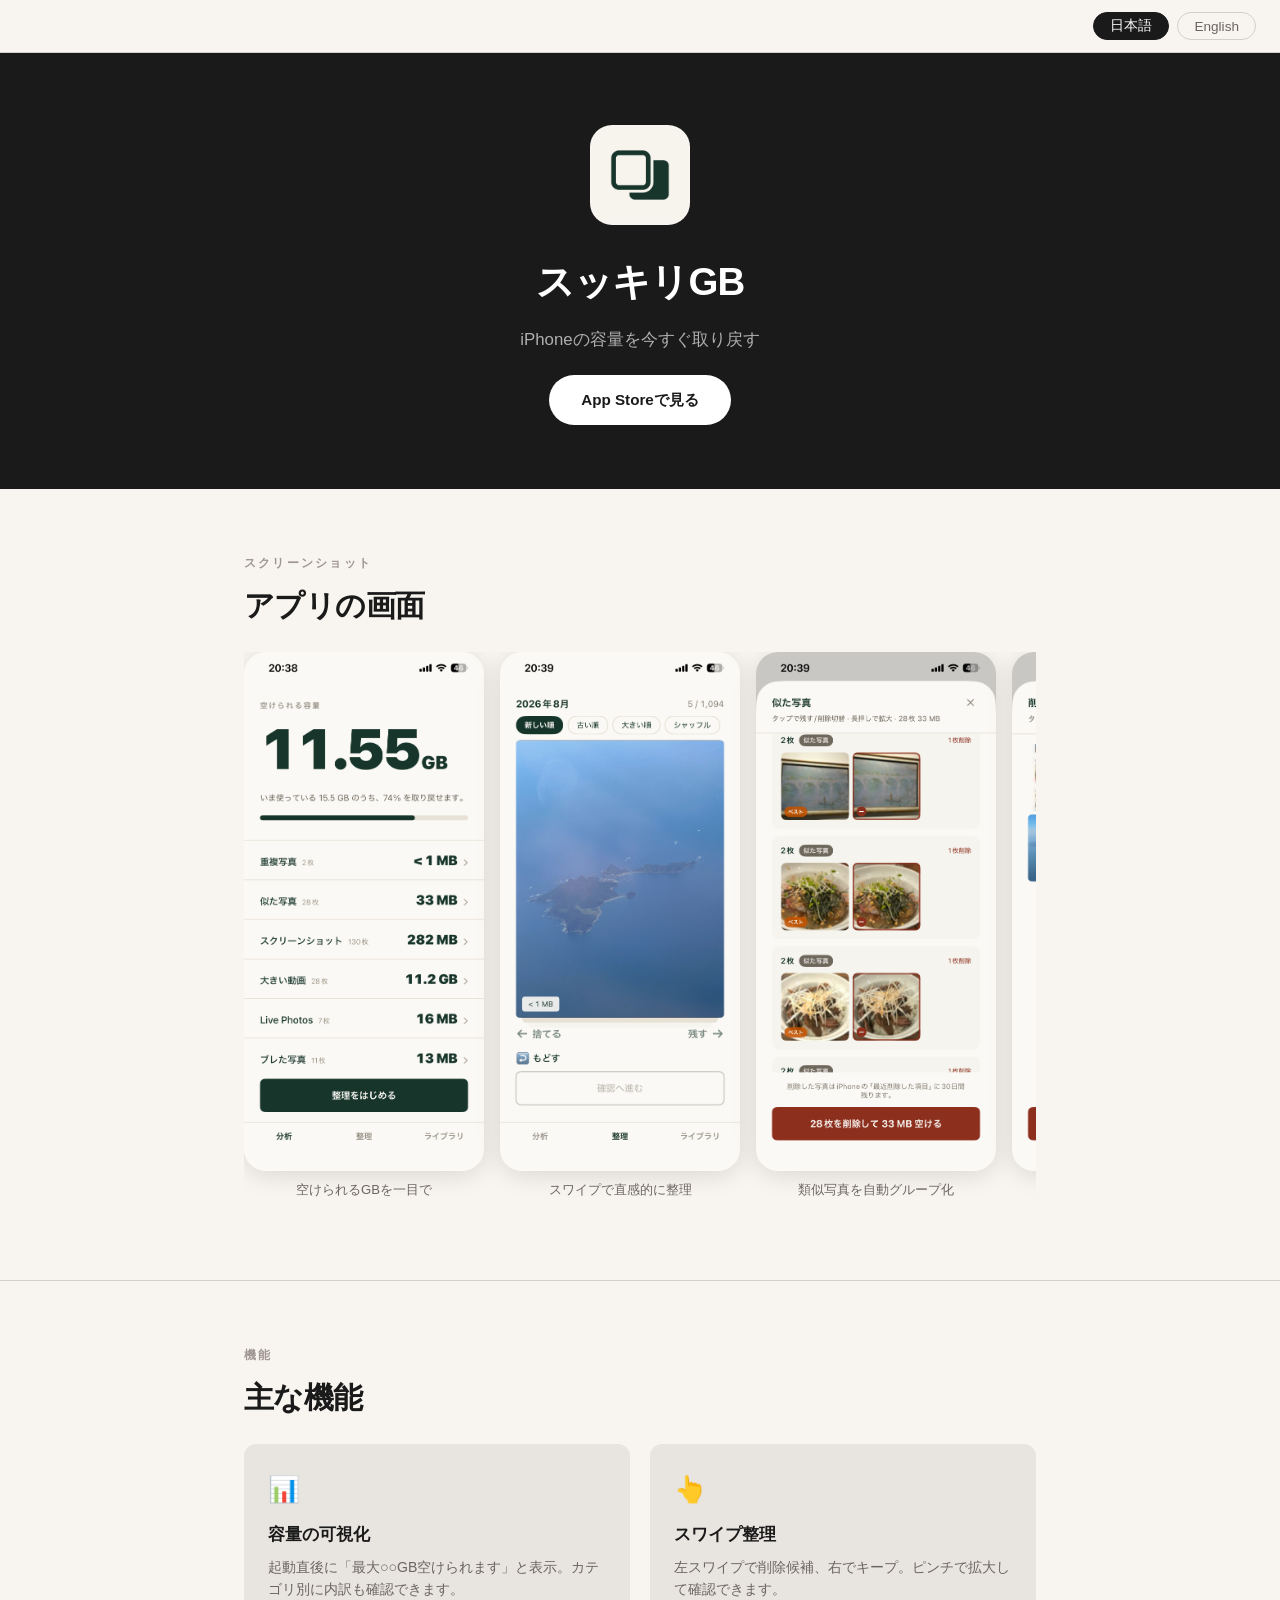
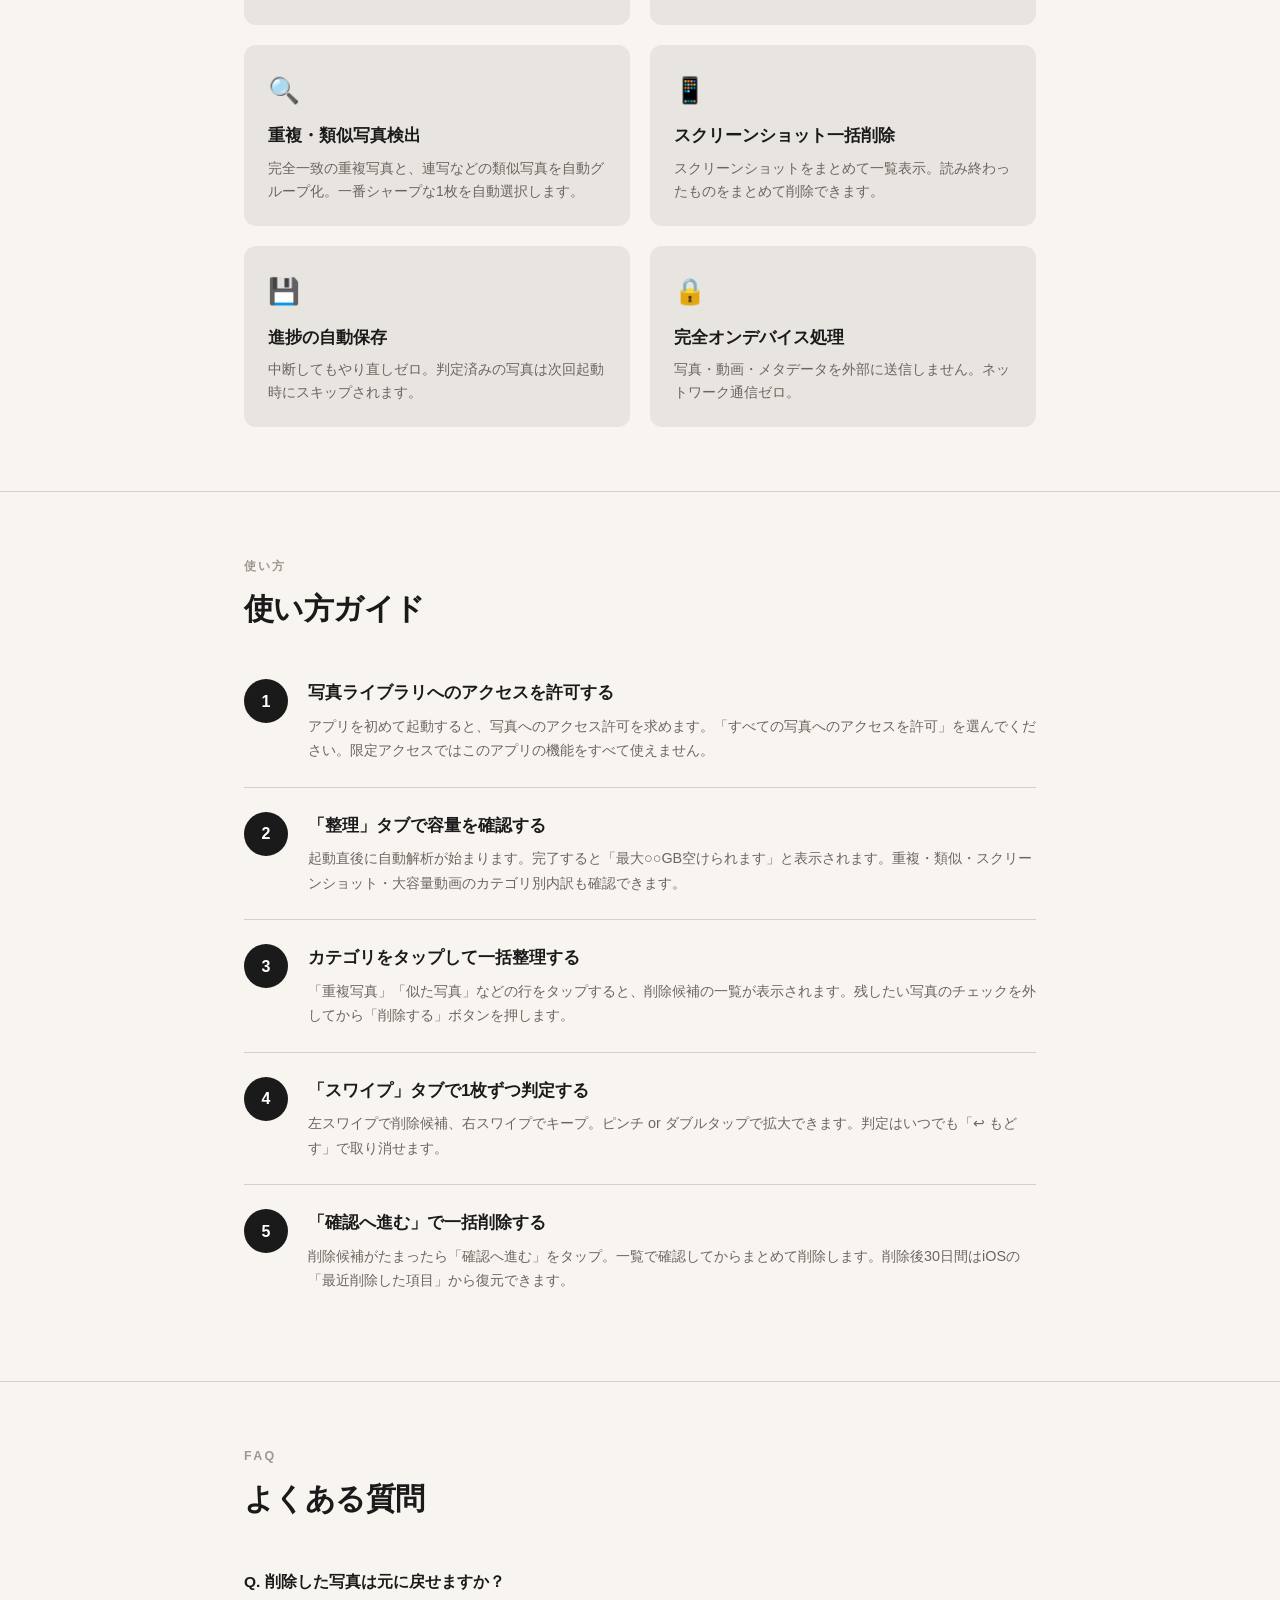
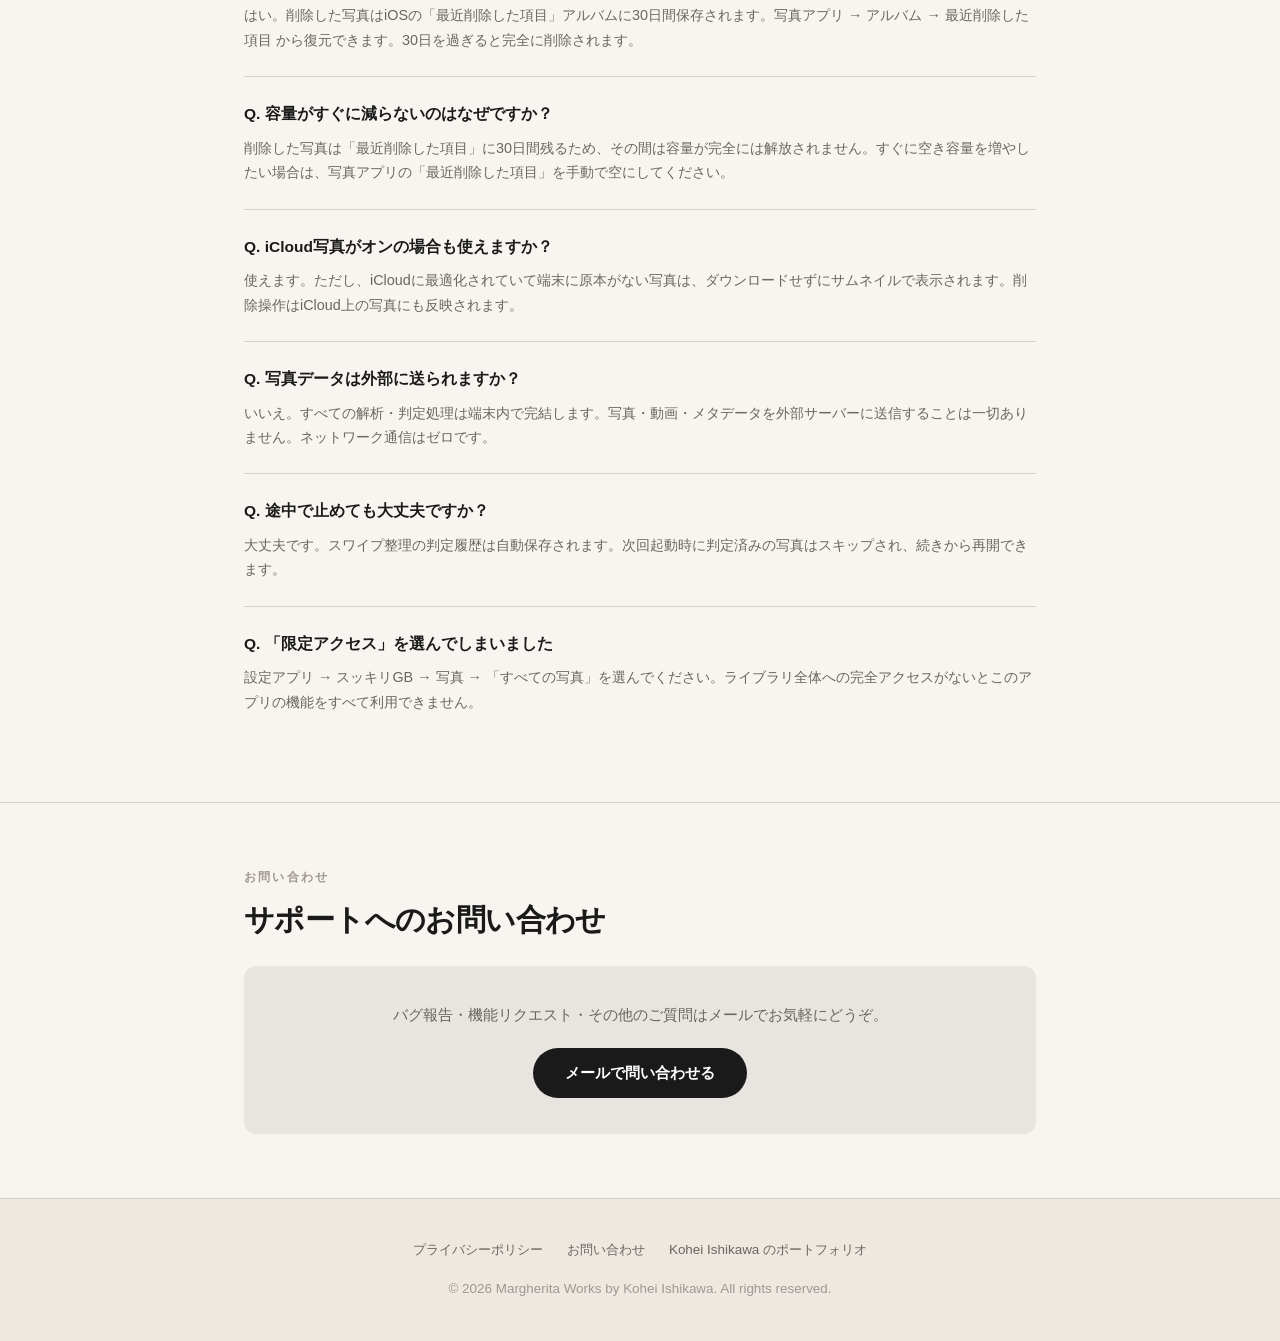
<file: index.html>
<!DOCTYPE html>
<html lang="ja">
<head>
  <meta charset="UTF-8">
  <meta name="viewport" content="width=device-width, initial-scale=1.0">
  <title data-lang="ja">スッキリGB – サポート</title>
  <title data-lang="en">PhotoSlim – Support</title>
  <meta name="description" content="スッキリGB サポートページ。使い方・よくある質問・お問い合わせ。">
  <link rel="stylesheet" href="assets/css/style.css">
</head>
<body>

<!-- Language toggle -->
<div class="lang-bar">
  <button class="lang-btn active" onclick="setLang('ja')" id="btn-ja">日本語</button>
  <button class="lang-btn"        onclick="setLang('en')" id="btn-en">English</button>
</div>

<!-- Hero -->
<header class="site-header">
  <div class="app-icon"><img src="assets/app-icon.png" alt="スッキリGB" width="96" height="96" style="border-radius:22px;"></div>
  <h1>
    <span data-lang="ja">スッキリGB</span>
    <span data-lang="en">PhotoSlim</span>
  </h1>
  <p class="tagline">
    <span data-lang="ja">iPhoneの容量を今すぐ取り戻す</span>
    <span data-lang="en">Free Up Your iPhone Storage — Right Now</span>
  </p>
  <p style="margin-top:20px;">
    <a class="btn-hero" href="https://apps.apple.com/jp/app/id6802024030">
      <span data-lang="ja">App Storeで見る</span>
      <span data-lang="en">View on the App Store</span>
    </a>
  </p>
</header>

<main>

<!-- Screenshots -->
<section>
  <div class="container">
    <p class="section-label">
      <span data-lang="ja">スクリーンショット</span>
      <span data-lang="en">Screenshots</span>
    </p>
    <h2 class="section-title">
      <span data-lang="ja">アプリの画面</span>
      <span data-lang="en">App Preview</span>
    </h2>
    <div class="screenshots">
      <div class="screenshot-item">
        <img class="ss-img" data-ja="assets/screenshots/ss01_dashboard.png" data-en="assets/screenshots/en_ss01_dashboard.png" src="assets/screenshots/ss01_dashboard.png" alt="ダッシュボード" loading="lazy">
        <p class="screenshot-caption">
          <span data-lang="ja">空けられるGBを一目で</span>
          <span data-lang="en">See reclaimable GBs instantly</span>
        </p>
      </div>
      <div class="screenshot-item">
        <img class="ss-img" data-ja="assets/screenshots/ss02_swipe.png" data-en="assets/screenshots/en_ss02_swipe.png" src="assets/screenshots/ss02_swipe.png" alt="スワイプ整理" loading="lazy">
        <p class="screenshot-caption">
          <span data-lang="ja">スワイプで直感的に整理</span>
          <span data-lang="en">Swipe to keep or trash</span>
        </p>
      </div>
      <div class="screenshot-item">
        <img class="ss-img" data-ja="assets/screenshots/ss03_similar.png" data-en="assets/screenshots/en_ss03_similar.png" src="assets/screenshots/ss03_similar.png" alt="似た写真" loading="lazy">
        <p class="screenshot-caption">
          <span data-lang="ja">類似写真を自動グループ化</span>
          <span data-lang="en">Auto-group similar photos</span>
        </p>
      </div>
      <div class="screenshot-item">
        <img class="ss-img" data-ja="assets/screenshots/ss04_confirm.png" data-en="assets/screenshots/en_ss04_confirm.png" src="assets/screenshots/ss04_confirm.png" alt="削除確認" loading="lazy">
        <p class="screenshot-caption">
          <span data-lang="ja">削除前に1枚ずつ確認</span>
          <span data-lang="en">Review before deleting</span>
        </p>
      </div>
      <div class="screenshot-item">
        <img class="ss-img" data-ja="assets/screenshots/ss05_privacy.png" data-en="assets/screenshots/en_ss05_privacy.png" src="assets/screenshots/ss05_privacy.png" alt="プライバシー" loading="lazy">
        <p class="screenshot-caption">
          <span data-lang="ja">完全オンデバイス処理</span>
          <span data-lang="en">100% on-device</span>
        </p>
      </div>
    </div>
  </div>
</section>

<!-- Features -->
<section>
  <div class="container">
    <p class="section-label">
      <span data-lang="ja">機能</span>
      <span data-lang="en">Features</span>
    </p>
    <h2 class="section-title">
      <span data-lang="ja">主な機能</span>
      <span data-lang="en">What You Can Do</span>
    </h2>
    <div class="feature-grid">
      <div class="feature-card">
        <span class="icon">📊</span>
        <h3><span data-lang="ja">容量の可視化</span><span data-lang="en">Storage Dashboard</span></h3>
        <p><span data-lang="ja">起動直後に「最大○○GB空けられます」と表示。カテゴリ別に内訳も確認できます。</span><span data-lang="en">See exactly how many GBs you can reclaim on launch — broken down by category.</span></p>
      </div>
      <div class="feature-card">
        <span class="icon">👆</span>
        <h3><span data-lang="ja">スワイプ整理</span><span data-lang="en">Swipe to Organize</span></h3>
        <p><span data-lang="ja">左スワイプで削除候補、右でキープ。ピンチで拡大して確認できます。</span><span data-lang="en">Swipe left to delete, right to keep. Pinch to zoom and inspect before deciding.</span></p>
      </div>
      <div class="feature-card">
        <span class="icon">🔍</span>
        <h3><span data-lang="ja">重複・類似写真検出</span><span data-lang="en">Duplicate & Similar Detection</span></h3>
        <p><span data-lang="ja">完全一致の重複写真と、連写などの類似写真を自動グループ化。一番シャープな1枚を自動選択します。</span><span data-lang="en">Finds exact duplicates and similar burst shots. Auto-selects the sharpest photo in each group.</span></p>
      </div>
      <div class="feature-card">
        <span class="icon">📱</span>
        <h3><span data-lang="ja">スクリーンショット一括削除</span><span data-lang="en">Bulk Screenshot Cleanup</span></h3>
        <p><span data-lang="ja">スクリーンショットをまとめて一覧表示。読み終わったものをまとめて削除できます。</span><span data-lang="en">Lists all screenshots at once. Delete the ones you no longer need in bulk.</span></p>
      </div>
      <div class="feature-card">
        <span class="icon">💾</span>
        <h3><span data-lang="ja">進捗の自動保存</span><span data-lang="en">Auto-Save Progress</span></h3>
        <p><span data-lang="ja">中断してもやり直しゼロ。判定済みの写真は次回起動時にスキップされます。</span><span data-lang="en">Pick up right where you left off. Reviewed photos are skipped on next launch.</span></p>
      </div>
      <div class="feature-card">
        <span class="icon">🔒</span>
        <h3><span data-lang="ja">完全オンデバイス処理</span><span data-lang="en">100% On-Device Privacy</span></h3>
        <p><span data-lang="ja">写真・動画・メタデータを外部に送信しません。ネットワーク通信ゼロ。</span><span data-lang="en">No uploads. No cloud. No accounts. Zero network traffic.</span></p>
      </div>
    </div>
  </div>
</section>

<!-- How to use -->
<section>
  <div class="container">
    <p class="section-label">
      <span data-lang="ja">使い方</span>
      <span data-lang="en">How to Use</span>
    </p>
    <h2 class="section-title">
      <span data-lang="ja">使い方ガイド</span>
      <span data-lang="en">Getting Started</span>
    </h2>
    <ol class="steps">
      <li>
        <div class="step-num"></div>
        <div class="step-content">
          <h3><span data-lang="ja">写真ライブラリへのアクセスを許可する</span><span data-lang="en">Allow Photo Library Access</span></h3>
          <p><span data-lang="ja">アプリを初めて起動すると、写真へのアクセス許可を求めます。「すべての写真へのアクセスを許可」を選んでください。限定アクセスではこのアプリの機能をすべて使えません。</span><span data-lang="en">On first launch, grant full photo library access. Limited access will restrict the app's functionality.</span></p>
        </div>
      </li>
      <li>
        <div class="step-num"></div>
        <div class="step-content">
          <h3><span data-lang="ja">「整理」タブで容量を確認する</span><span data-lang="en">Check your storage in the Dashboard tab</span></h3>
          <p><span data-lang="ja">起動直後に自動解析が始まります。完了すると「最大○○GB空けられます」と表示されます。重複・類似・スクリーンショット・大容量動画のカテゴリ別内訳も確認できます。</span><span data-lang="en">Analysis starts automatically on launch. Once complete, you'll see how much storage you can reclaim, broken down by category.</span></p>
        </div>
      </li>
      <li>
        <div class="step-num"></div>
        <div class="step-content">
          <h3><span data-lang="ja">カテゴリをタップして一括整理する</span><span data-lang="en">Tap a category to bulk-clean</span></h3>
          <p><span data-lang="ja">「重複写真」「似た写真」などの行をタップすると、削除候補の一覧が表示されます。残したい写真のチェックを外してから「削除する」ボタンを押します。</span><span data-lang="en">Tap any category row to see deletion candidates. Deselect photos you want to keep, then tap "Delete".</span></p>
        </div>
      </li>
      <li>
        <div class="step-num"></div>
        <div class="step-content">
          <h3><span data-lang="ja">「スワイプ」タブで1枚ずつ判定する</span><span data-lang="en">Use the Swipe tab to review one by one</span></h3>
          <p><span data-lang="ja">左スワイプで削除候補、右スワイプでキープ。ピンチ or ダブルタップで拡大できます。判定はいつでも「↩ もどす」で取り消せます。</span><span data-lang="en">Swipe left to mark for deletion, right to keep. Pinch or double-tap to zoom. Undo any decision with the "↩ Undo" button.</span></p>
        </div>
      </li>
      <li>
        <div class="step-num"></div>
        <div class="step-content">
          <h3><span data-lang="ja">「確認へ進む」で一括削除する</span><span data-lang="en">Tap "Confirm" to bulk-delete</span></h3>
          <p><span data-lang="ja">削除候補がたまったら「確認へ進む」をタップ。一覧で確認してからまとめて削除します。削除後30日間はiOSの「最近削除した項目」から復元できます。</span><span data-lang="en">Once you've reviewed, tap "Confirm" to see all candidates and delete in one go. Files remain in iOS "Recently Deleted" for 30 days.</span></p>
        </div>
      </li>
    </ol>
  </div>
</section>

<!-- FAQ -->
<section>
  <div class="container">
    <p class="section-label">FAQ</p>
    <h2 class="section-title">
      <span data-lang="ja">よくある質問</span>
      <span data-lang="en">Frequently Asked Questions</span>
    </h2>

    <div class="faq-item">
      <p class="faq-q"><span data-lang="ja">Q. 削除した写真は元に戻せますか？</span><span data-lang="en">Q. Can I recover deleted photos?</span></p>
      <p class="faq-a"><span data-lang="ja">はい。削除した写真はiOSの「最近削除した項目」アルバムに30日間保存されます。写真アプリ → アルバム → 最近削除した項目 から復元できます。30日を過ぎると完全に削除されます。</span><span data-lang="en">Yes. Deleted photos stay in iOS "Recently Deleted" for 30 days. Go to Photos → Albums → Recently Deleted to recover them. After 30 days, they are permanently removed.</span></p>
    </div>
    <div class="faq-item">
      <p class="faq-q"><span data-lang="ja">Q. 容量がすぐに減らないのはなぜですか？</span><span data-lang="en">Q. Why hasn't my storage freed up yet?</span></p>
      <p class="faq-a"><span data-lang="ja">削除した写真は「最近削除した項目」に30日間残るため、その間は容量が完全には解放されません。すぐに空き容量を増やしたい場合は、写真アプリの「最近削除した項目」を手動で空にしてください。</span><span data-lang="en">Deleted photos remain in "Recently Deleted" for 30 days, so storage isn't freed immediately. To free space right away, manually empty "Recently Deleted" in the Photos app.</span></p>
    </div>
    <div class="faq-item">
      <p class="faq-q"><span data-lang="ja">Q. iCloud写真がオンの場合も使えますか？</span><span data-lang="en">Q. Does it work with iCloud Photos enabled?</span></p>
      <p class="faq-a"><span data-lang="ja">使えます。ただし、iCloudに最適化されていて端末に原本がない写真は、ダウンロードせずにサムネイルで表示されます。削除操作はiCloud上の写真にも反映されます。</span><span data-lang="en">Yes. Photos stored in iCloud (not downloaded locally) are shown as thumbnails without downloading the originals. Deletions also remove the photo from iCloud.</span></p>
    </div>
    <div class="faq-item">
      <p class="faq-q"><span data-lang="ja">Q. 写真データは外部に送られますか？</span><span data-lang="en">Q. Is my photo data sent anywhere?</span></p>
      <p class="faq-a"><span data-lang="ja">いいえ。すべての解析・判定処理は端末内で完結します。写真・動画・メタデータを外部サーバーに送信することは一切ありません。ネットワーク通信はゼロです。</span><span data-lang="en">No. All analysis happens entirely on your device. No photos, videos, or metadata are ever sent to any server. Zero network traffic.</span></p>
    </div>
    <div class="faq-item">
      <p class="faq-q"><span data-lang="ja">Q. 途中で止めても大丈夫ですか？</span><span data-lang="en">Q. What if I quit the app mid-session?</span></p>
      <p class="faq-a"><span data-lang="ja">大丈夫です。スワイプ整理の判定履歴は自動保存されます。次回起動時に判定済みの写真はスキップされ、続きから再開できます。</span><span data-lang="en">No problem. Your review progress is saved automatically. Next time you open the app, already-reviewed photos are skipped and you continue from where you left off.</span></p>
    </div>
    <div class="faq-item">
      <p class="faq-q"><span data-lang="ja">Q. 「限定アクセス」を選んでしまいました</span><span data-lang="en">Q. I accidentally selected "Limited Access"</span></p>
      <p class="faq-a"><span data-lang="ja">設定アプリ → スッキリGB → 写真 → 「すべての写真」を選んでください。ライブラリ全体への完全アクセスがないとこのアプリの機能をすべて利用できません。</span><span data-lang="en">Go to Settings → PhotoSlim → Photos → select "All Photos". Full library access is required for the app to function correctly.</span></p>
    </div>
  </div>
</section>

<!-- Contact -->
<section>
  <div class="container">
    <p class="section-label">
      <span data-lang="ja">お問い合わせ</span>
      <span data-lang="en">Contact</span>
    </p>
    <h2 class="section-title">
      <span data-lang="ja">サポートへのお問い合わせ</span>
      <span data-lang="en">Get in Touch</span>
    </h2>
    <div class="contact-box">
      <p><span data-lang="ja">バグ報告・機能リクエスト・その他のご質問はメールでお気軽にどうぞ。</span><span data-lang="en">Bug reports, feature requests, and general questions are welcome via email.</span></p>
      <a class="btn" href="mailto:support@margheritaworks.com">
        <span data-lang="ja">メールで問い合わせる</span>
        <span data-lang="en">Send an Email</span>
      </a>
    </div>
  </div>
</section>

</main>

<footer class="site-footer">
  <div class="footer-links">
    <a href="privacy.html">
      <span data-lang="ja">プライバシーポリシー</span>
      <span data-lang="en">Privacy Policy</span>
    </a>
    <a href="mailto:support@margheritaworks.com">
      <span data-lang="ja">お問い合わせ</span>
      <span data-lang="en">Contact</span>
    </a>
    <a href="https://isitest1.github.io/portfolio-hub/ja" data-lang="ja">Kohei Ishikawa のポートフォリオ</a>
    <a href="https://isitest1.github.io/portfolio-hub/en" data-lang="en">Kohei Ishikawa's Portfolio</a>
  </div>
  <p>
    <span data-lang="ja">© 2026 Margherita Works by Kohei Ishikawa. All rights reserved.</span>
    <span data-lang="en">© 2026 Margherita Works by Kohei Ishikawa. All rights reserved.</span>
  </p>
</footer>

<script>
function setLang(lang) {
  document.body.classList.toggle('en', lang === 'en');
  document.getElementById('btn-ja').classList.toggle('active', lang === 'ja');
  document.getElementById('btn-en').classList.toggle('active', lang === 'en');
  document.documentElement.lang = lang;
  localStorage.setItem('lang', lang);
  document.querySelectorAll('img.ss-img').forEach(function(img) {
    img.src = img.dataset[lang] || img.dataset.ja;
  });
}
// Restore saved language preference
const saved = localStorage.getItem('lang');
if (saved === 'en') setLang('en');
</script>
</body>
</html>
</file>
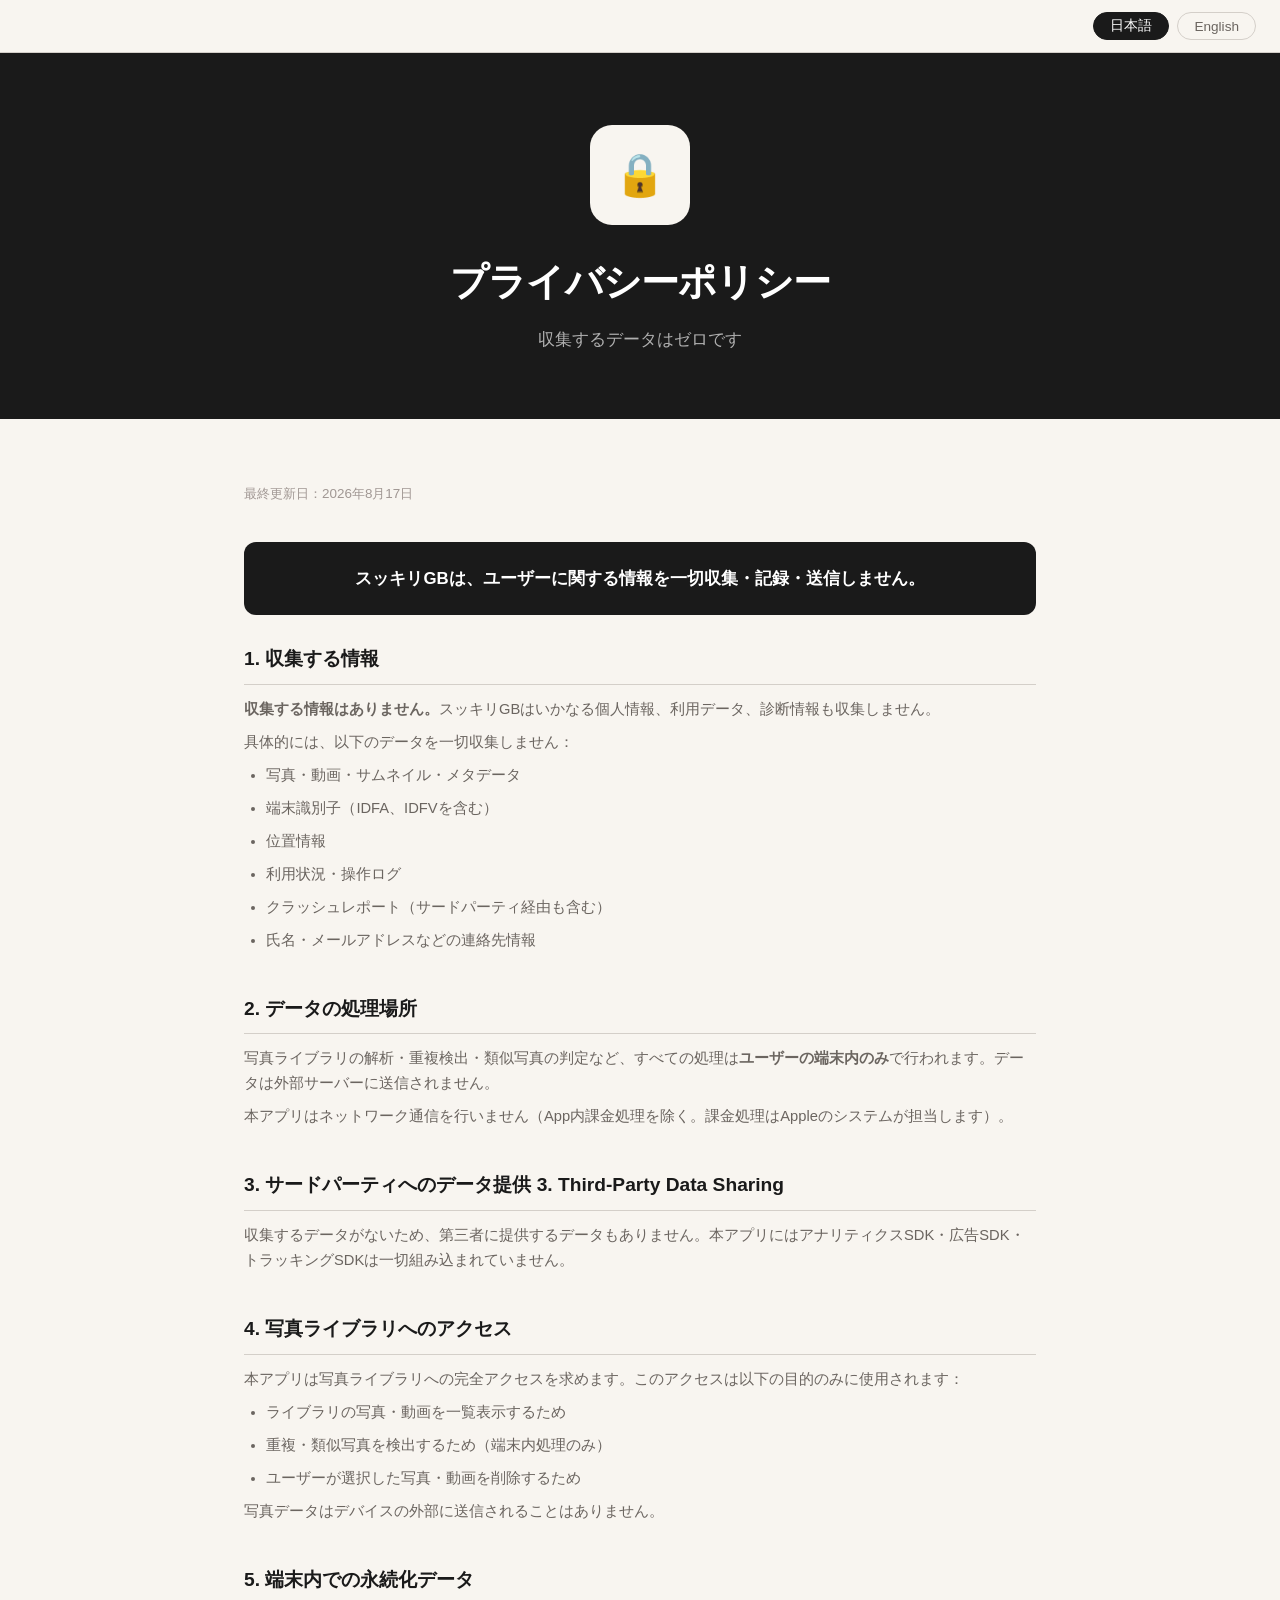
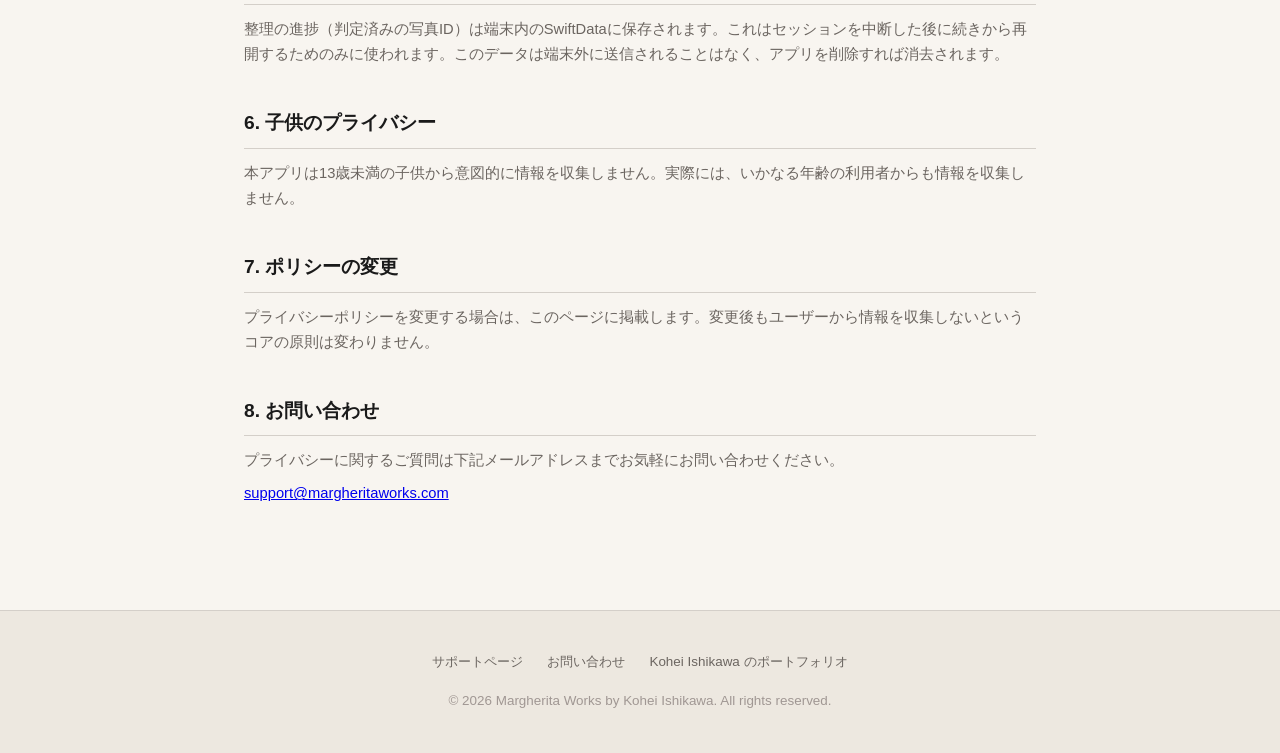
<file: privacy.html>
<!DOCTYPE html>
<html lang="ja">
<head>
  <meta charset="UTF-8">
  <meta name="viewport" content="width=device-width, initial-scale=1.0">
  <title>プライバシーポリシー – スッキリGB / Privacy Policy – PhotoSlim</title>
  <meta name="description" content="スッキリGB プライバシーポリシー。収集するデータはゼロです。">
  <link rel="stylesheet" href="assets/css/style.css">
</head>
<body>

<div class="lang-bar">
  <button class="lang-btn active" onclick="setLang('ja')" id="btn-ja">日本語</button>
  <button class="lang-btn"        onclick="setLang('en')" id="btn-en">English</button>
</div>

<header class="site-header">
  <div class="app-icon">🔒</div>
  <h1>
    <span data-lang="ja">プライバシーポリシー</span>
    <span data-lang="en">Privacy Policy</span>
  </h1>
  <p class="tagline">
    <span data-lang="ja">収集するデータはゼロです</span>
    <span data-lang="en">We collect zero data. Period.</span>
  </p>
</header>

<main>
<section>
<div class="container">

  <!-- Last updated -->
  <p style="color: var(--ink-faint); font-size: 0.84rem; margin-bottom: 36px;">
    <span data-lang="ja">最終更新日：2026年8月17日</span>
    <span data-lang="en">Last updated: August 17, 2026</span>
  </p>

  <!-- Highlight box -->
  <div class="highlight-box">
    <span data-lang="ja">スッキリGBは、ユーザーに関する情報を一切収集・記録・送信しません。</span>
    <span data-lang="en">PhotoSlim does not collect, record, or transmit any information about you. Ever.</span>
  </div>

  <!-- 1 -->
  <div class="policy-section">
    <h2>
      <span data-lang="ja">1. 収集する情報</span>
      <span data-lang="en">1. Information We Collect</span>
    </h2>
    <p><span data-lang="ja"><strong>収集する情報はありません。</strong>スッキリGBはいかなる個人情報、利用データ、診断情報も収集しません。</span><span data-lang="en"><strong>None.</strong> PhotoSlim does not collect any personal information, usage data, or diagnostics.</span></p>
    <p><span data-lang="ja">具体的には、以下のデータを一切収集しません：</span><span data-lang="en">Specifically, we do not collect:</span></p>
    <ul>
      <li data-lang="ja">写真・動画・サムネイル・メタデータ</li>
      <li data-lang="en">Photos, videos, thumbnails, or metadata</li>
      <li data-lang="ja">端末識別子（IDFA、IDFVを含む）</li>
      <li data-lang="en">Device identifiers (including IDFA and IDFV)</li>
      <li data-lang="ja">位置情報</li>
      <li data-lang="en">Location data</li>
      <li data-lang="ja">利用状況・操作ログ</li>
      <li data-lang="en">Usage logs or analytics events</li>
      <li data-lang="ja">クラッシュレポート（サードパーティ経由も含む）</li>
      <li data-lang="en">Crash reports (including via third-party services)</li>
      <li data-lang="ja">氏名・メールアドレスなどの連絡先情報</li>
      <li data-lang="en">Name, email address, or any contact information</li>
    </ul>
  </div>

  <!-- 2 -->
  <div class="policy-section">
    <h2>
      <span data-lang="ja">2. データの処理場所</span>
      <span data-lang="en">2. Where Data Is Processed</span>
    </h2>
    <p><span data-lang="ja">写真ライブラリの解析・重複検出・類似写真の判定など、すべての処理は<strong>ユーザーの端末内のみ</strong>で行われます。データは外部サーバーに送信されません。</span><span data-lang="en">All processing — library analysis, duplicate detection, similarity comparison — happens <strong>entirely on your device</strong>. No data leaves your device.</span></p>
    <p><span data-lang="ja">本アプリはネットワーク通信を行いません（App内課金処理を除く。課金処理はAppleのシステムが担当します）。</span><span data-lang="en">The app performs no network communication (except in-app purchases handled entirely by Apple's systems).</span></p>
  </div>

  <!-- 3 -->
  <div class="policy-section">
    <h2>
      <span data-lang="ja">3. サードパーティへのデータ提供</span>
      <span data="lang">3. Third-Party Data Sharing</span>
      <span data-lang="en">3. Third-Party Data Sharing</span>
    </h2>
    <p><span data-lang="ja">収集するデータがないため、第三者に提供するデータもありません。本アプリにはアナリティクスSDK・広告SDK・トラッキングSDKは一切組み込まれていません。</span><span data-lang="en">Since we collect no data, we share no data with third parties. The app contains no analytics SDKs, advertising SDKs, or tracking SDKs.</span></p>
  </div>

  <!-- 4 -->
  <div class="policy-section">
    <h2>
      <span data-lang="ja">4. 写真ライブラリへのアクセス</span>
      <span data-lang="en">4. Photo Library Access</span>
    </h2>
    <p><span data-lang="ja">本アプリは写真ライブラリへの完全アクセスを求めます。このアクセスは以下の目的のみに使用されます：</span><span data-lang="en">The app requests full photo library access. This access is used only to:</span></p>
    <ul>
      <li data-lang="ja">ライブラリの写真・動画を一覧表示するため</li>
      <li data-lang="en">Display photos and videos in your library</li>
      <li data-lang="ja">重複・類似写真を検出するため（端末内処理のみ）</li>
      <li data-lang="en">Detect duplicates and similar photos (on-device only)</li>
      <li data-lang="ja">ユーザーが選択した写真・動画を削除するため</li>
      <li data-lang="en">Delete photos and videos you select for removal</li>
    </ul>
    <p><span data-lang="ja">写真データはデバイスの外部に送信されることはありません。</span><span data-lang="en">Photo data is never transmitted outside your device.</span></p>
  </div>

  <!-- 5 -->
  <div class="policy-section">
    <h2>
      <span data-lang="ja">5. 端末内での永続化データ</span>
      <span data-lang="en">5. Data Stored on Your Device</span>
    </h2>
    <p><span data-lang="ja">整理の進捗（判定済みの写真ID）は端末内のSwiftDataに保存されます。これはセッションを中断した後に続きから再開するためのみに使われます。このデータは端末外に送信されることはなく、アプリを削除すれば消去されます。</span><span data-lang="en">Review progress (IDs of photos you've already reviewed) is stored locally using SwiftData. This is used only to resume where you left off. This data is never transmitted and is deleted when you uninstall the app.</span></p>
  </div>

  <!-- 6 -->
  <div class="policy-section">
    <h2>
      <span data-lang="ja">6. 子供のプライバシー</span>
      <span data-lang="en">6. Children's Privacy</span>
    </h2>
    <p><span data-lang="ja">本アプリは13歳未満の子供から意図的に情報を収集しません。実際には、いかなる年齢の利用者からも情報を収集しません。</span><span data-lang="en">The app does not knowingly collect information from children under 13. In fact, it collects no information from anyone of any age.</span></p>
  </div>

  <!-- 7 -->
  <div class="policy-section">
    <h2>
      <span data-lang="ja">7. ポリシーの変更</span>
      <span data-lang="en">7. Changes to This Policy</span>
    </h2>
    <p><span data-lang="ja">プライバシーポリシーを変更する場合は、このページに掲載します。変更後もユーザーから情報を収集しないというコアの原則は変わりません。</span><span data-lang="en">If we update this policy, we will post the changes on this page. Our core principle — collecting no data — will not change.</span></p>
  </div>

  <!-- 8 -->
  <div class="policy-section">
    <h2>
      <span data-lang="ja">8. お問い合わせ</span>
      <span data-lang="en">8. Contact</span>
    </h2>
    <p><span data-lang="ja">プライバシーに関するご質問は下記メールアドレスまでお気軽にお問い合わせください。</span><span data-lang="en">For any questions about this privacy policy, please contact:</span></p>
    <p><a href="mailto:support@margheritaworks.com">support@margheritaworks.com</a></p>
  </div>

</div>
</section>
</main>

<footer class="site-footer">
  <div class="footer-links">
    <a href="index.html">
      <span data-lang="ja">サポートページ</span>
      <span data-lang="en">Support</span>
    </a>
    <a href="mailto:support@margheritaworks.com">
      <span data-lang="ja">お問い合わせ</span>
      <span data-lang="en">Contact</span>
    </a>
    <a href="https://isitest1.github.io/portfolio-hub/ja" data-lang="ja">Kohei Ishikawa のポートフォリオ</a>
    <a href="https://isitest1.github.io/portfolio-hub/en" data-lang="en">Kohei Ishikawa's Portfolio</a>
  </div>
  <p>
    <span data-lang="ja">© 2026 Margherita Works by Kohei Ishikawa. All rights reserved.</span>
    <span data-lang="en">© 2026 Margherita Works by Kohei Ishikawa. All rights reserved.</span>
  </p>
</footer>

<script>
function setLang(lang) {
  document.body.classList.toggle('en', lang === 'en');
  document.getElementById('btn-ja').classList.toggle('active', lang === 'ja');
  document.getElementById('btn-en').classList.toggle('active', lang === 'en');
  document.documentElement.lang = lang;
  localStorage.setItem('lang', lang);
}
const saved = localStorage.getItem('lang');
if (saved === 'en') setLang('en');
</script>
</body>
</html>
</file>
<file: assets/css/style.css>
/* フォトスリム / PhotoSlim – Support & Privacy Site */
:root {
  --paper:        #F8F5F0;
  --paper-deep:   #EDE8E0;
  --track:        #E8E4DF;
  --rule:         #D4CFC9;
  --ink:          #1A1A1A;
  --ink-muted:    #6B6560;
  --ink-faint:    #A09793;
  --danger:       #B42818;
  --accent:       #2C5F8A;
  --white:        #FFFFFF;

  --font-ja: "Hiragino Kaku Gothic ProN", "Hiragino Sans", "Noto Sans JP", sans-serif;
  --font-en: -apple-system, BlinkMacSystemFont, "SF Pro Text", "Helvetica Neue", sans-serif;
  --radius: 12px;
  --max-w: 840px;
}

*, *::before, *::after { box-sizing: border-box; margin: 0; padding: 0; }

html { font-size: 16px; scroll-behavior: smooth; }

body {
  background: var(--paper);
  color: var(--ink);
  font-family: var(--font-ja);
  line-height: 1.7;
  -webkit-font-smoothing: antialiased;
}

/* ── Language toggle ─────────────────────────── */
.lang-bar {
  position: sticky;
  top: 0;
  z-index: 100;
  background: var(--paper);
  border-bottom: 1px solid var(--rule);
  padding: 12px 24px;
  display: flex;
  justify-content: flex-end;
  gap: 8px;
}
.lang-btn {
  background: none;
  border: 1.5px solid var(--rule);
  border-radius: 99px;
  padding: 4px 16px;
  font-size: 0.85rem;
  cursor: pointer;
  color: var(--ink-muted);
  transition: all 0.15s;
}
.lang-btn.active {
  background: var(--ink);
  color: var(--white);
  border-color: var(--ink);
}
.lang-btn:hover:not(.active) { border-color: var(--ink); color: var(--ink); }

/* ── Header / Hero ───────────────────────────── */
.site-header {
  background: var(--ink);
  color: var(--white);
  text-align: center;
  padding: 72px 24px 64px;
}
.app-icon {
  width: 100px;
  height: 100px;
  border-radius: 22px;
  background: var(--paper);
  margin: 0 auto 24px;
  display: flex;
  align-items: center;
  justify-content: center;
  font-size: 2.6rem;
}
.site-header h1 {
  font-size: 2.4rem;
  font-weight: 800;
  letter-spacing: -0.02em;
  margin-bottom: 12px;
}
.site-header .tagline {
  font-size: 1.05rem;
  color: rgba(255,255,255,0.65);
  max-width: 480px;
  margin: 0 auto;
}

/* ── Container ───────────────────────────────── */
.container {
  max-width: var(--max-w);
  margin: 0 auto;
  padding: 0 24px;
}

/* ── Section ─────────────────────────────────── */
section { padding: 64px 0; border-bottom: 1px solid var(--rule); }
section:last-child { border-bottom: none; }

.section-label {
  font-size: 0.78rem;
  font-weight: 700;
  letter-spacing: 0.18em;
  color: var(--ink-faint);
  text-transform: uppercase;
  margin-bottom: 12px;
}
.section-title {
  font-size: 1.9rem;
  font-weight: 800;
  letter-spacing: -0.02em;
  margin-bottom: 28px;
  line-height: 1.25;
}

/* ── Screenshots gallery ─────────────────────── */
.screenshots {
  display: flex;
  gap: 16px;
  overflow-x: auto;
  padding-bottom: 16px;
  scroll-snap-type: x mandatory;
  -webkit-overflow-scrolling: touch;
}
.screenshots::-webkit-scrollbar { height: 4px; }
.screenshots::-webkit-scrollbar-track { background: var(--track); border-radius: 2px; }
.screenshots::-webkit-scrollbar-thumb { background: var(--rule); border-radius: 2px; }

.screenshot-item {
  flex: 0 0 240px;
  scroll-snap-align: start;
}
.screenshot-item img {
  width: 240px;
  height: auto;
  border-radius: 22px;
  box-shadow: 0 4px 24px rgba(0,0,0,0.12);
  display: block;
}
.screenshot-caption {
  text-align: center;
  font-size: 0.82rem;
  color: var(--ink-muted);
  margin-top: 10px;
  line-height: 1.4;
}

/* ── Feature list ────────────────────────────── */
.feature-grid {
  display: grid;
  grid-template-columns: 1fr 1fr;
  gap: 20px;
  margin-top: 8px;
}
@media (max-width: 600px) {
  .feature-grid { grid-template-columns: 1fr; }
}
.feature-card {
  background: var(--track);
  border-radius: var(--radius);
  padding: 24px;
}
.feature-card .icon {
  font-size: 1.6rem;
  margin-bottom: 10px;
  display: block;
}
.feature-card h3 {
  font-size: 1.05rem;
  font-weight: 700;
  margin-bottom: 6px;
}
.feature-card p {
  font-size: 0.88rem;
  color: var(--ink-muted);
  line-height: 1.6;
}

/* ── How to use ──────────────────────────────── */
.steps { list-style: none; counter-reset: step; margin-top: 8px; }
.steps li {
  counter-increment: step;
  display: flex;
  gap: 20px;
  padding: 24px 0;
  border-bottom: 1px solid var(--rule);
}
.steps li:last-child { border-bottom: none; }
.step-num {
  flex-shrink: 0;
  width: 44px;
  height: 44px;
  border-radius: 50%;
  background: var(--ink);
  color: var(--white);
  display: flex;
  align-items: center;
  justify-content: center;
  font-size: 1rem;
  font-weight: 800;
  font-variant-numeric: tabular-nums;
  content: counter(step);
}
.step-num::after { content: counter(step); }
.step-content h3 {
  font-size: 1.05rem;
  font-weight: 700;
  margin-bottom: 6px;
}
.step-content p {
  font-size: 0.9rem;
  color: var(--ink-muted);
}

/* ── FAQ ─────────────────────────────────────── */
.faq-item { padding: 24px 0; border-bottom: 1px solid var(--rule); }
.faq-item:last-child { border-bottom: none; }
.faq-q { font-weight: 700; margin-bottom: 8px; font-size: 0.97rem; }
.faq-a { font-size: 0.9rem; color: var(--ink-muted); }

/* ── Contact ─────────────────────────────────── */
.contact-box {
  background: var(--track);
  border-radius: var(--radius);
  padding: 36px;
  text-align: center;
}
.contact-box p { color: var(--ink-muted); margin-bottom: 20px; font-size: 0.95rem; }
.btn {
  display: inline-block;
  background: var(--ink);
  color: var(--white);
  padding: 12px 32px;
  border-radius: 99px;
  text-decoration: none;
  font-weight: 700;
  font-size: 0.95rem;
  transition: opacity 0.15s;
}
.btn:hover { opacity: 0.8; }
.btn-hero {
  display: inline-block;
  background: var(--white);
  color: var(--ink);
  padding: 12px 32px;
  border-radius: 99px;
  text-decoration: none;
  font-weight: 700;
  font-size: 0.95rem;
  transition: opacity 0.15s;
}
.btn-hero:hover { opacity: 0.8; }

/* ── Privacy specific ────────────────────────── */
.policy-section { margin-bottom: 40px; }
.policy-section h2 {
  font-size: 1.2rem;
  font-weight: 700;
  margin-bottom: 12px;
  padding-bottom: 8px;
  border-bottom: 1px solid var(--rule);
}
.policy-section p, .policy-section li {
  font-size: 0.92rem;
  color: var(--ink-muted);
  margin-bottom: 8px;
}
.policy-section ul { padding-left: 1.4em; }
.highlight-box {
  background: var(--ink);
  color: var(--white);
  border-radius: var(--radius);
  padding: 24px 28px;
  margin: 28px 0;
  font-size: 1.05rem;
  font-weight: 700;
  text-align: center;
  line-height: 1.5;
}

/* ── Footer ──────────────────────────────────── */
.site-footer {
  background: var(--paper-deep);
  border-top: 1px solid var(--rule);
  padding: 40px 24px;
  text-align: center;
  font-size: 0.84rem;
  color: var(--ink-faint);
}
.site-footer a { color: var(--ink-muted); text-decoration: none; }
.site-footer a:hover { color: var(--ink); }
.footer-links { display: flex; gap: 24px; justify-content: center; margin-bottom: 16px; }

/* ── i18n ────────────────────────────────────── */
[data-lang="en"] { display: none; }
body.en [data-lang="ja"] { display: none; }
body.en [data-lang="en"] { display: unset; }
/* Block-level elements need block display */
body.en section[data-lang="en"],
body.en div[data-lang="en"],
body.en li[data-lang="en"],
body.en p[data-lang="en"] { display: block; }
body.en ul[data-lang="en"] { display: block; }

@media (max-width: 600px) {
  .site-header h1 { font-size: 1.8rem; }
  .section-title { font-size: 1.4rem; }
  .screenshot-item { flex: 0 0 180px; }
  .screenshot-item img { width: 180px; }
}
</file>
